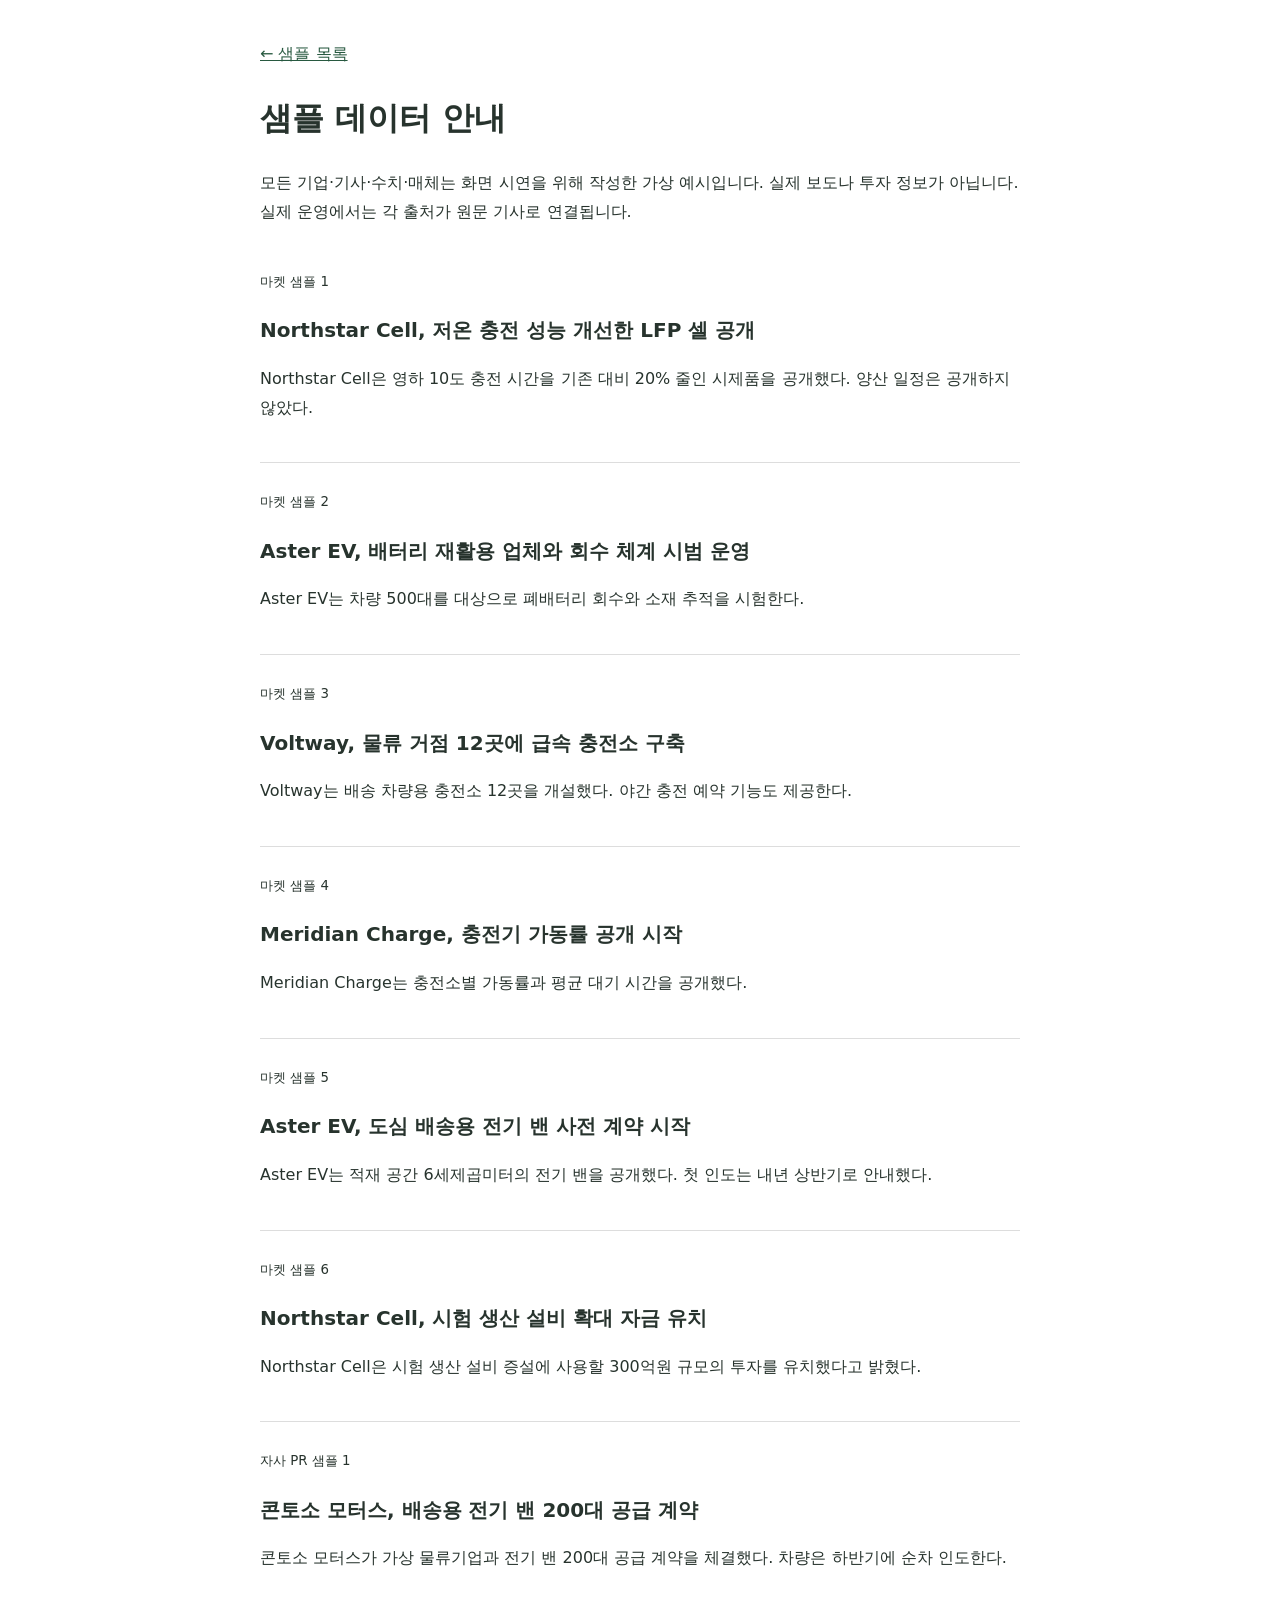
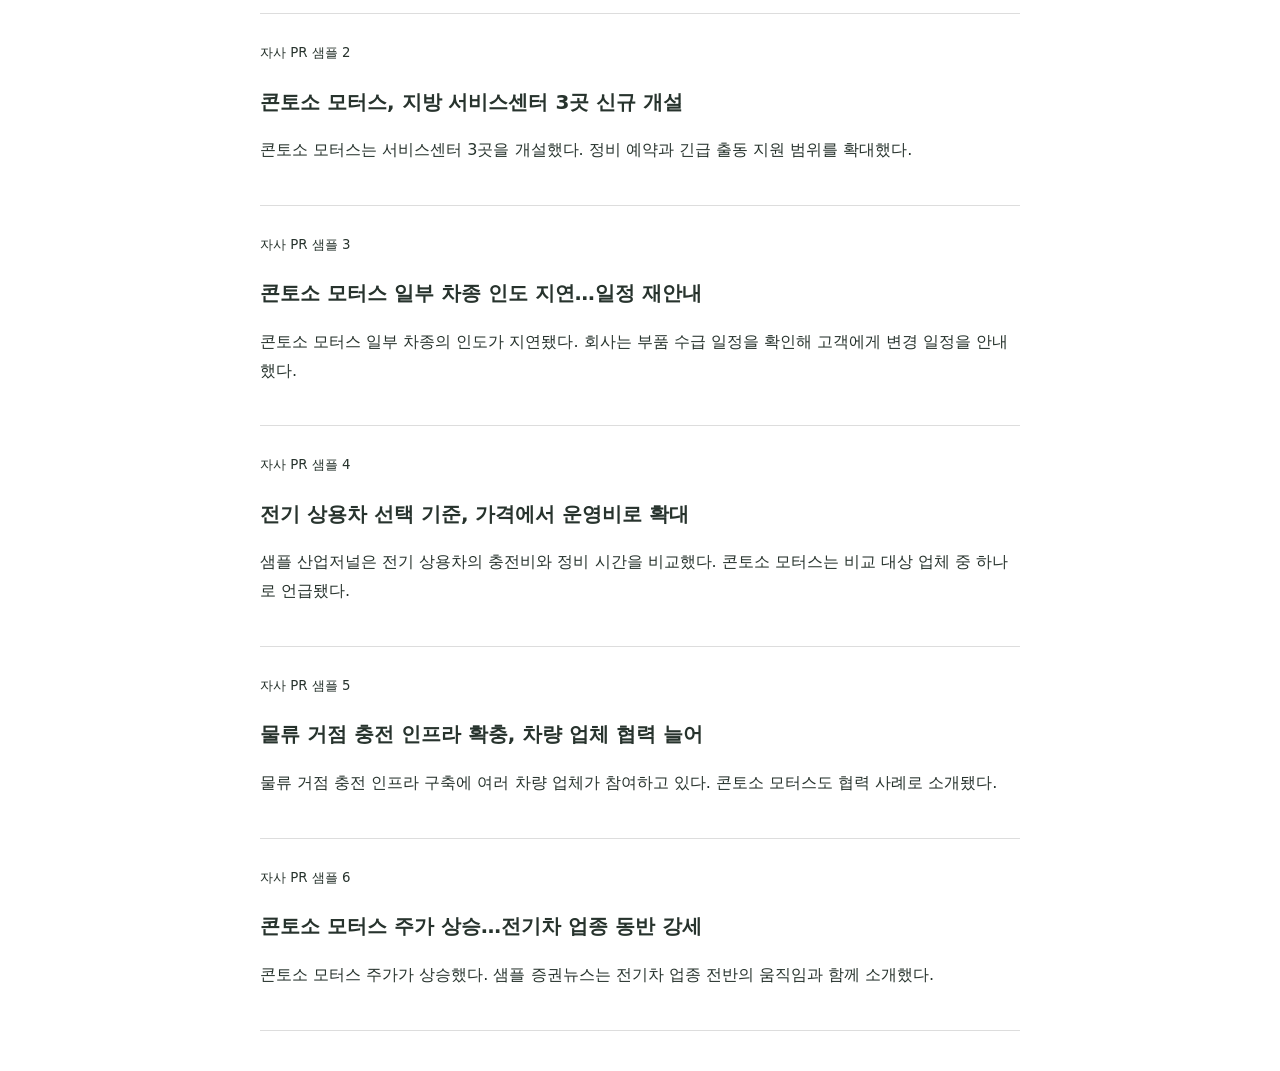
<file: docs/demo/sources.html>
<!doctype html><html lang="ko"><head><meta charset="utf-8"><meta name="viewport" content="width=device-width,initial-scale=1"><title>샘플 데이터 안내</title><style>body{font:16px/1.8 system-ui;max-width:760px;margin:40px auto;padding:0 20px;color:#27332d}article{padding:24px 0;border-bottom:1px solid #ddd}h2{font-size:20px}a{color:#285940}</style></head><body><a href="./">← 샘플 목록</a><h1>샘플 데이터 안내</h1><p>모든 기업·기사·수치·매체는 화면 시연을 위해 작성한 가상 예시입니다. 실제 보도나 투자 정보가 아닙니다. 실제 운영에서는 각 출처가 원문 기사로 연결됩니다.</p><article id="market-1"><small>마켓 샘플 1</small><h2>Northstar Cell, 저온 충전 성능 개선한 LFP 셀 공개</h2><p>Northstar Cell은 영하 10도 충전 시간을 기존 대비 20% 줄인 시제품을 공개했다. 양산 일정은 공개하지 않았다.</p></article><article id="market-2"><small>마켓 샘플 2</small><h2>Aster EV, 배터리 재활용 업체와 회수 체계 시범 운영</h2><p>Aster EV는 차량 500대를 대상으로 폐배터리 회수와 소재 추적을 시험한다.</p></article><article id="market-3"><small>마켓 샘플 3</small><h2>Voltway, 물류 거점 12곳에 급속 충전소 구축</h2><p>Voltway는 배송 차량용 충전소 12곳을 개설했다. 야간 충전 예약 기능도 제공한다.</p></article><article id="market-4"><small>마켓 샘플 4</small><h2>Meridian Charge, 충전기 가동률 공개 시작</h2><p>Meridian Charge는 충전소별 가동률과 평균 대기 시간을 공개했다.</p></article><article id="market-5"><small>마켓 샘플 5</small><h2>Aster EV, 도심 배송용 전기 밴 사전 계약 시작</h2><p>Aster EV는 적재 공간 6세제곱미터의 전기 밴을 공개했다. 첫 인도는 내년 상반기로 안내했다.</p></article><article id="market-6"><small>마켓 샘플 6</small><h2>Northstar Cell, 시험 생산 설비 확대 자금 유치</h2><p>Northstar Cell은 시험 생산 설비 증설에 사용할 300억원 규모의 투자를 유치했다고 밝혔다.</p></article><article id="self-1"><small>자사 PR 샘플 1</small><h2>콘토소 모터스, 배송용 전기 밴 200대 공급 계약</h2><p>콘토소 모터스가 가상 물류기업과 전기 밴 200대 공급 계약을 체결했다. 차량은 하반기에 순차 인도한다.</p></article><article id="self-2"><small>자사 PR 샘플 2</small><h2>콘토소 모터스, 지방 서비스센터 3곳 신규 개설</h2><p>콘토소 모터스는 서비스센터 3곳을 개설했다. 정비 예약과 긴급 출동 지원 범위를 확대했다.</p></article><article id="self-3"><small>자사 PR 샘플 3</small><h2>콘토소 모터스 일부 차종 인도 지연…일정 재안내</h2><p>콘토소 모터스 일부 차종의 인도가 지연됐다. 회사는 부품 수급 일정을 확인해 고객에게 변경 일정을 안내했다.</p></article><article id="self-4"><small>자사 PR 샘플 4</small><h2>전기 상용차 선택 기준, 가격에서 운영비로 확대</h2><p>샘플 산업저널은 전기 상용차의 충전비와 정비 시간을 비교했다. 콘토소 모터스는 비교 대상 업체 중 하나로 언급됐다.</p></article><article id="self-5"><small>자사 PR 샘플 5</small><h2>물류 거점 충전 인프라 확충, 차량 업체 협력 늘어</h2><p>물류 거점 충전 인프라 구축에 여러 차량 업체가 참여하고 있다. 콘토소 모터스도 협력 사례로 소개됐다.</p></article><article id="self-6"><small>자사 PR 샘플 6</small><h2>콘토소 모터스 주가 상승…전기차 업종 동반 강세</h2><p>콘토소 모터스 주가가 상승했다. 샘플 증권뉴스는 전기차 업종 전반의 움직임과 함께 소개했다.</p></article></body></html>
</file>
